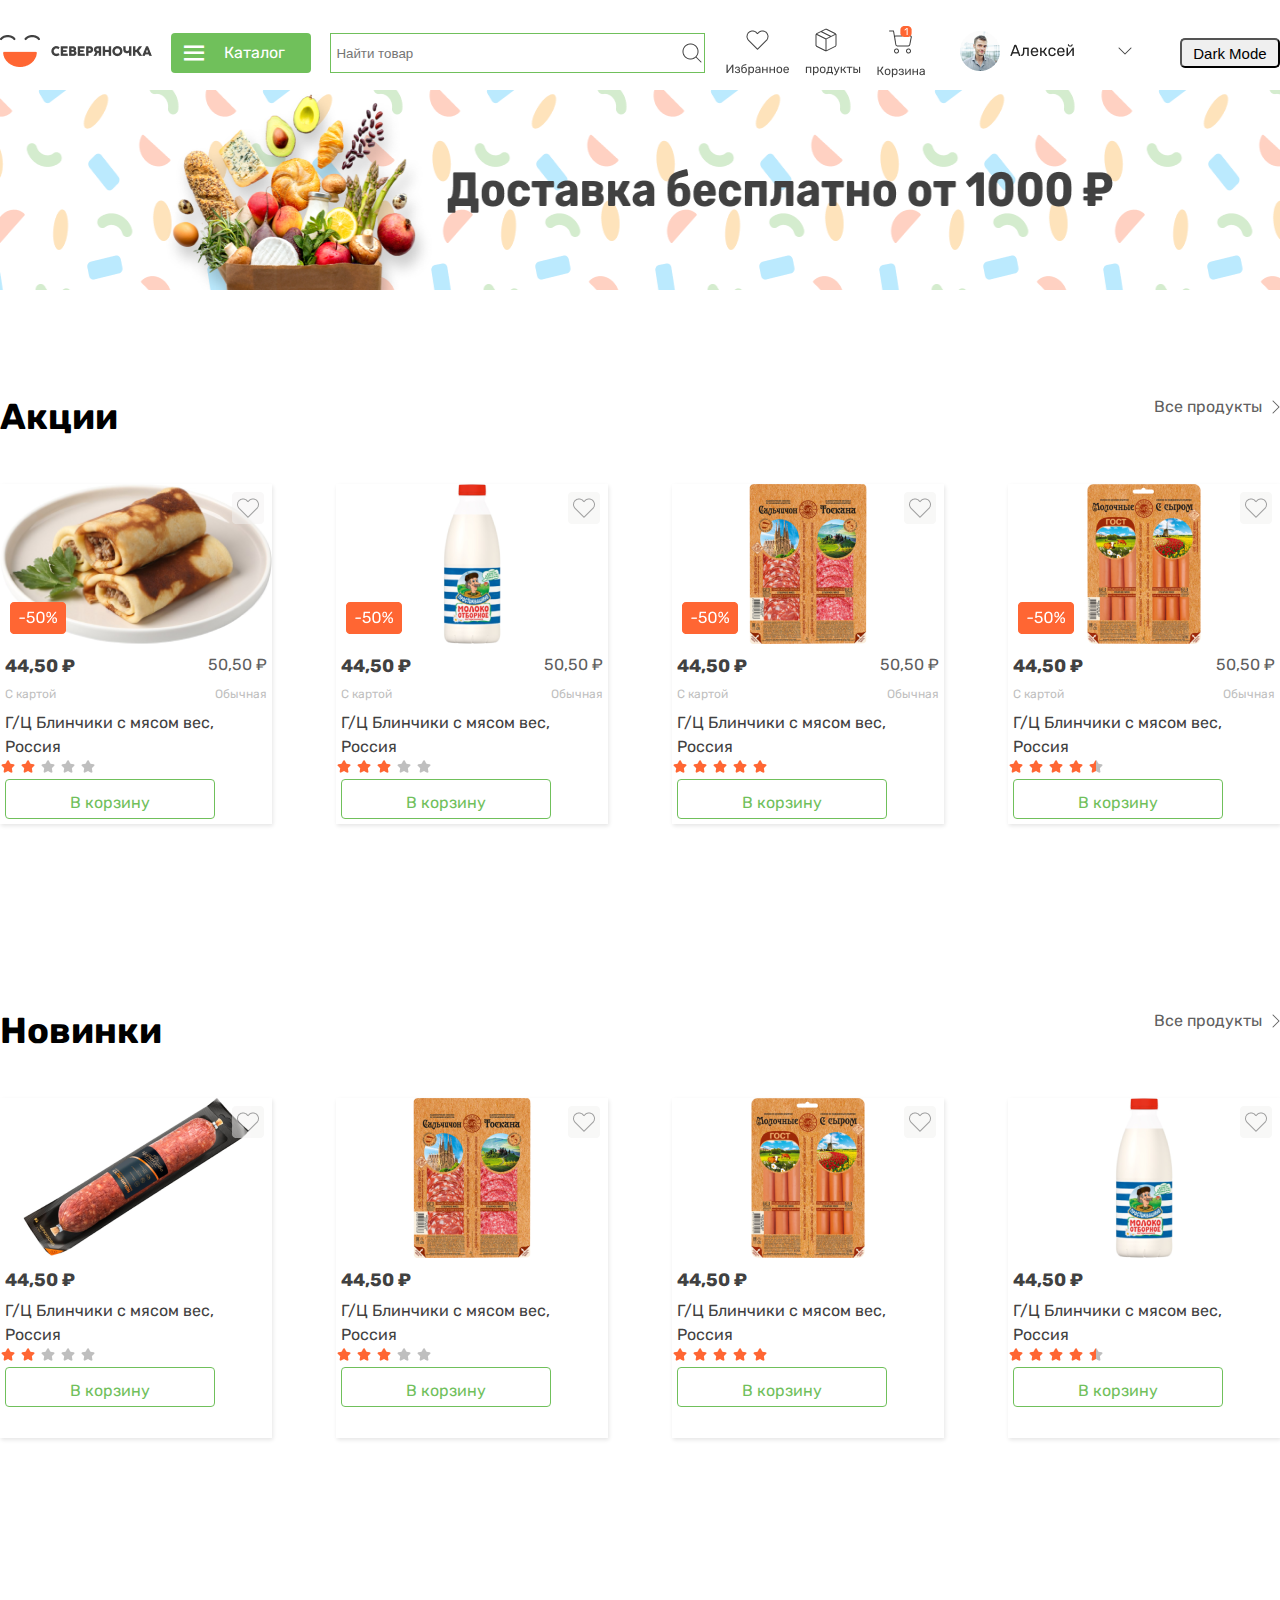
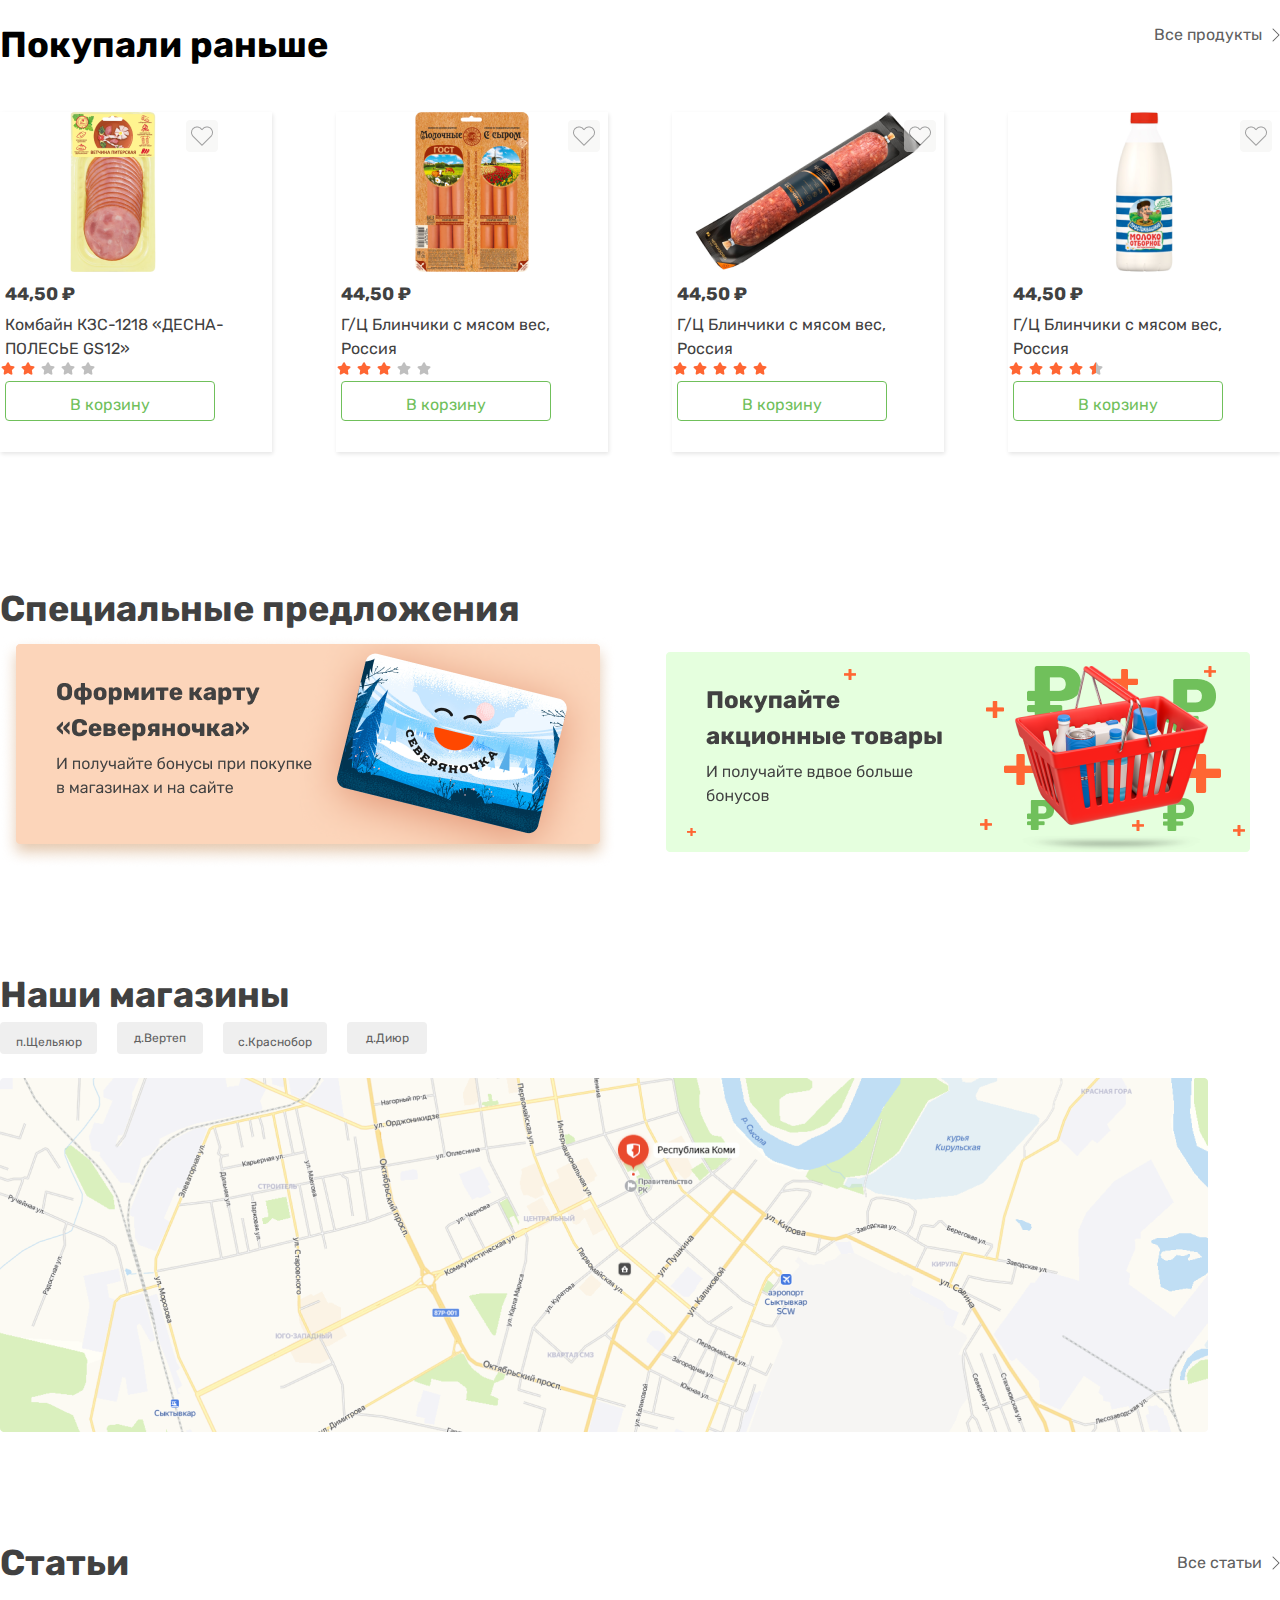
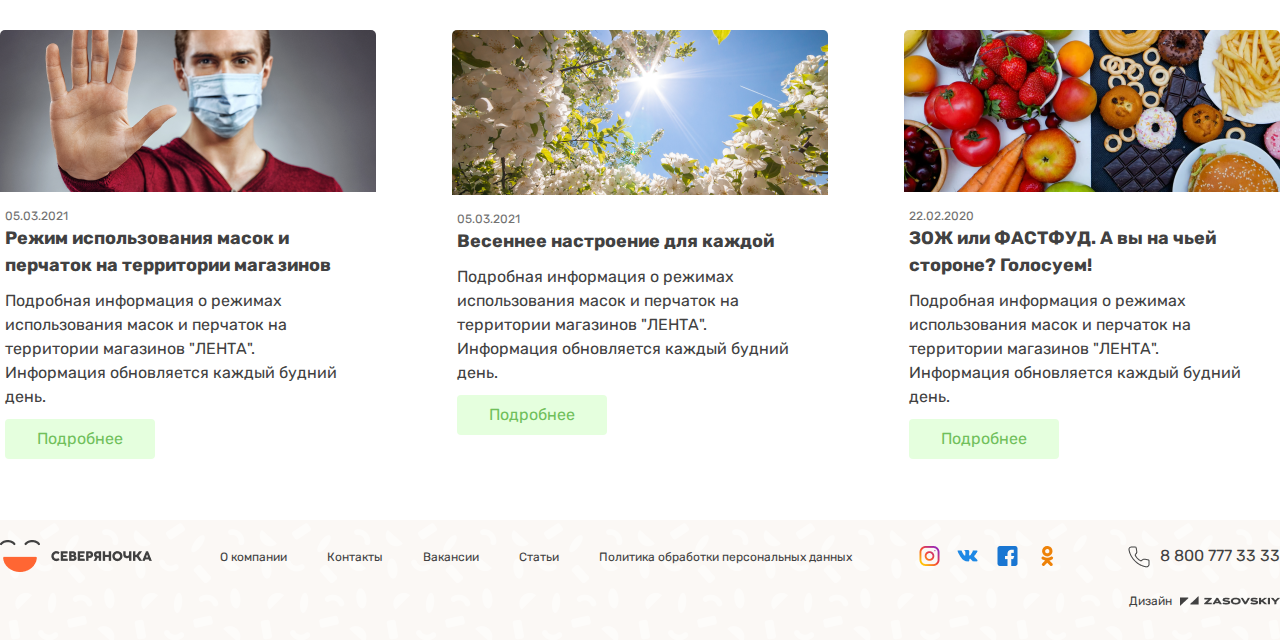
<file: index.html>
<!DOCTYPE html>
<html lang="en">

<head>
    <meta charset="UTF-8">
    <meta name="viewport" content="width=device-width, initial-scale=1.0">
    <link rel="preconnect" href="https://fonts.googleapis.com">
    <link rel="preconnect" href="https://fonts.gstatic.com" crossorigin>
    <link
        href="https://fonts.googleapis.com/css2?family=Manrope:wght@200..800&family=Montserrat:ital,wght@0,100..900;1,100..900&family=Poppins:ital,wght@0,100;0,200;0,300;0,400;0,500;0,600;0,700;0,800;0,900;1,100;1,200;1,300;1,400;1,500;1,600;1,700;1,800;1,900&family=Rubik:ital,wght@0,300..900;1,300..900&display=swap"
        rel="stylesheet">
    <link href='https://unpkg.com/boxicons@2.1.4/css/boxicons.min.css' rel='stylesheet'>
    <title>Document</title>
    <link rel="stylesheet" href="./style/style.css">
    <script src="./js/home.js"></script>
</head>

<body>
    <header>
        <div class="head_nav continer">
            <div class="head_logo">
                <img src="./images/logo.png" alt="">
            </div>

            <div class="btn_meny">
                <button onclick="toggleMenu()"><i class='bx bx-menu'></i><span>Каталог</span></button>
                <ul id="menu_list">
                    <li><a href="./katalog.html" target="_blank">Каталог</a></li>
                    <li><a href="#">Акции</a></li>
                    <li><a href="#">Новинки</a></li>
                    <li><a href="#">Покупали раньше</a></li>
                    <li><a href="#">Специальные предложения</a></li>
                    <li><a href="#">Наши магазины</a></li>
                    <li><a href="#">Статьи</a></li>
                </ul>
            </div>

            <div class="inputs">
                <input type="text" placeholder="Найти товар">
                <img src="./images/search.png" alt="">
            </div>

            <div class="icons">
                <img src="./images/MainMenu.png" alt="">
                <img src="./images/MainMenu (1).png" alt="">
                <img src="./images/MainMenu (2).png" alt="">
            </div>

            <div>
                <img src="./images/UserMenu.png" alt="">
            </div>
            <div>
                <button id="toggle-btn" onclick="darkMode()">Dark Mode</button>
            </div>
        </div>
    </header>

    <main>
        <section class="section-1 "></section>
        <section class="section-2">
            <div class="continer">
                <div class="aksiya_div">
                    <h2>Акции</h2>
                    <div>
                        <a href="./vsce_product.html" target="_blank">Все продукты <img src="./images/Shape (Stroke).png" alt=""></a>
                    </div>
                </div>
                <div class="products_parents">
                    <div class="aksiya_product">
                        <img src="./images/img.png" alt="">
                        <div class="produc_price">
                            <h4>44,50
                                ₽</h4>
                            <h6>50,50
                                ₽</h6>
                        </div>
                        <div class="product_pay">
                            <h5>С картой</h5>
                            <h5>Обычная</h5>
                        </div>
                        <p>Г/Ц Блинчики с мясом вес, Россия</p>
                        <img src="./images/rating.png" alt="">
                        <div class="product_btn">
                            <button>В корзину</button>
                        </div>
                    </div>
                    <div class="aksiya_product">
                        <img src="./images/img (1).png" alt="">
                        <div class="produc_price">
                            <h4>44,50
                                ₽</h4>
                            <h6>50,50
                                ₽</h6>
                        </div>
                        <div class="product_pay">
                            <h5>С картой</h5>
                            <h5>Обычная</h5>
                        </div>
                        <p>Г/Ц Блинчики с мясом вес, Россия</p>
                        <img src="./images/rating (1).png" alt="">
                        <div class="product_btn">
                            <button>В корзину</button>
                        </div>
                    </div>
                    <div class="aksiya_product">
                        <img src="./images/img (2).png" alt="">
                        <div class="produc_price">
                            <h4>44,50
                                ₽</h4>
                            <h6>50,50
                                ₽</h6>
                        </div>
                        <div class="product_pay">
                            <h5>С картой</h5>
                            <h5>Обычная</h5>
                        </div>
                        <p>Г/Ц Блинчики с мясом вес, Россия</p>
                        <img src="./images/rating (2).png" alt="">
                        <div class="product_btn">
                            <button>В корзину</button>
                        </div>
                    </div>
                    <div class="aksiya_product">
                        <img src="./images/img (3).png" alt="">
                        <div class="produc_price">
                            <h4>44,50
                                ₽</h4>
                            <h6>50,50
                                ₽</h6>
                        </div>
                        <div class="product_pay">
                            <h5>С картой</h5>
                            <h5>Обычная</h5>
                        </div>
                        <p>Г/Ц Блинчики с мясом вес, Россия</p>
                        <img src="./images/rating (3).png" alt="">
                        <div class="product_btn">
                            <button>В корзину</button>
                        </div>
                    </div>
                </div>

            </div>
        </section>
        <section class="section-2">
            <div class="continer">
                <div class="aksiya_div">
                    <h2>Новинки</h2>
                    <div>
                        <a href="./vsce_product.html" target="_blank">Все продукты <img src="./images/Shape (Stroke).png" alt=""></a>
                    </div>
                </div>
                <div class="products_parents">
                    <div class="aksiya_product">
                        <img src="./images/img (4).png" alt="">
                        <div class="produc_price">
                            <h4>44,50
                                ₽</h4>
                        </div>
                        <p>Г/Ц Блинчики с мясом вес, Россия</p>
                        <img src="./images/rating.png" alt="">
                        <div class="product_btn">
                            <button>В корзину</button>
                        </div>
                    </div>
                    <div class="aksiya_product">
                        <img src="./images/img (6).png" alt="">
                        <div class="produc_price">
                            <h4>44,50
                                ₽</h4>
                        </div>
                        <p>Г/Ц Блинчики с мясом вес, Россия</p>
                        <img src="./images/rating (1).png" alt="">
                        <div class="product_btn">
                            <button>В корзину</button>
                        </div>
                    </div>
                    <div class="aksiya_product">
                        <img src="./images/img (7).png" alt="">
                        <div class="produc_price">
                            <h4>44,50
                                ₽</h4>
                        </div>
                        <p>Г/Ц Блинчики с мясом вес, Россия</p>
                        <img src="./images/rating (2).png" alt="">
                        <div class="product_btn">
                            <button>В корзину</button>
                        </div>
                    </div>
                    <div class="aksiya_product">
                        <img src="./images/img (8).png" alt="">
                        <div class="produc_price">
                            <h4>44,50
                                ₽</h4>
                        </div>
                        <p>Г/Ц Блинчики с мясом вес, Россия</p>
                        <img src="./images/rating (3).png" alt="">
                        <div class="product_btn">
                            <button>В корзину</button>
                        </div>
                    </div>
                </div>

            </div>
        </section>
        <section class="section-2">
            <div class="continer">
                <div class="aksiya_div">
                    <h2>Покупали раньше</h2>
                    <div>
                        <a href="./vsce_product.html" target="_blank">Все продукты <img src="./images/Shape (Stroke).png" alt=""></a>
                    </div>
                </div>
                <div class="products_parents">
                    <div class="aksiya_product">
                        <img src="./images/img (9).png" alt="">
                        <div class="produc_price">
                            <h4>44,50
                                ₽</h4>
                        </div>
                        <p>Комбайн КЗС-1218 «ДЕСНА-ПОЛЕСЬЕ GS12»</p>
                        <img src="./images/rating.png" alt="">
                        <div class="product_btn">
                            <button>В корзину</button>
                        </div>
                    </div>
                    <div class="aksiya_product">
                        <img src="./images/img (7).png" alt="">
                        <div class="produc_price">
                            <h4>44,50
                                ₽</h4>
                        </div>
                        <p>Г/Ц Блинчики с мясом вес, Россия</p>
                        <img src="./images/rating (1).png" alt="">
                        <div class="product_btn">
                            <button>В корзину</button>
                        </div>
                    </div>
                    <div class="aksiya_product">
                        <img src="./images/img (4).png" alt="">
                        <div class="produc_price">
                            <h4>44,50
                                ₽</h4>
                        </div>
                        <p>Г/Ц Блинчики с мясом вес, Россия</p>
                        <img src="./images/rating (2).png" alt="">
                        <div class="product_btn">
                            <button>В корзину</button>
                        </div>
                    </div>
                    <div class="aksiya_product">
                        <img src="./images/img (8).png" alt="">
                        <div class="produc_price">
                            <h4>44,50
                                ₽</h4>
                        </div>
                        <p>Г/Ц Блинчики с мясом вес, Россия</p>
                        <img src="./images/rating (3).png" alt="">
                        <div class="product_btn">
                            <button>В корзину</button>
                        </div>
                    </div>
                </div>

            </div>
        </section>
        <section class="section-5">
            <div class="continer">
                <h1>Специальные предложения</h1>
                <div class="twist_imgs">
                    <img src="./images/banner-hover.png" alt="">
                    <img src="./images/banner.png" alt="">
                </div>
            </div>
        </section>
        <section class="section-6">
            <div class="continer">
                <h1>Наши магазины</h1>
                <div class="maps_locatsion">
                    <button>п.Щельяюр</button>
                    <button>д.Вертеп</button>
                    <button>с.Краснобор</button>
                    <button>д.Диюр</button>
                </div>
                <img src="./images/image 12.png" alt="">
            </div>
        </section>
        <section class="section-7">
            <div class="continer">
                <div class="articles">
                    <h2>Статьи</h2>
                    <span>Все статьи <img src="./images/Shape (Stroke).png" alt=""></span>
                </div>
                <div class="articles_cards_parents">
                    <div class="articles_cards">
                        <img src="./images/image 5.png" alt="">
                        <span>05.03.2021</span>
                        <h4>Режим использования масок и перчаток на территории магазинов</h4>
                        <p>Подробная информация о режимах использования масок и перчаток на территории магазинов
                            "ЛЕНТА". Информация обновляется каждый будний день.</p>
                        <button>Подробнее</button>
                    </div>
                    <div class="articles_cards">
                        <img src="./images/image 5 (1).png" alt="">
                        <span>05.03.2021</span>
                        <h4>Весеннее настроение для каждой</h4>
                        <p>Подробная информация о режимах использования масок и перчаток на территории магазинов
                            "ЛЕНТА". Информация обновляется каждый будний день.</p>
                        <button>Подробнее</button>
                    </div>
                    <div class="articles_cards">
                        <img src="./images/image 5 (2).png" alt="">
                        <span>22.02.2020</span>
                        <h4>ЗОЖ или ФАСТФУД. А вы на чьей стороне? Голосуем!</h4>
                        <p>Подробная информация о режимах использования масок и перчаток на территории магазинов
                            "ЛЕНТА". Информация обновляется каждый будний день.</p>
                        <button>Подробнее</button>
                    </div>
                </div>

            </div>

        </section>
    </main>
    <footer>
        <div class="footer_div continer">
            <img src="./images/logo.png" alt="">
            <ul>
                <li><a href="">О компании</a></li>
                <li><a href="">Контакты</a></li>
                <li><a href="">Вакансии</a></li>
                <li><a href="">Статьи</a></li>
                <li><a href="">Политика обработки персональных данных</a></li>
            </ul>
            <div class="footer_socials">
                <img src="./images/Group 469.png" alt="">
                <img src="./images/vkontakte.png" alt="">
                <img src="./images/facebook.png" alt="">
                <img src="./images/ok.png" alt="">
            </div>
            <span><img src="./images/phone.png" alt="">8 800 777 33 33</span>
        </div>
        <div class="footer_div_bottom continer">
            <span>Дизайн <img src="./images/logo-zasovskiy-small-black.png" alt=""></span>

        </div>
    </footer>

</body>

</html>

</body>

</html>
</file>
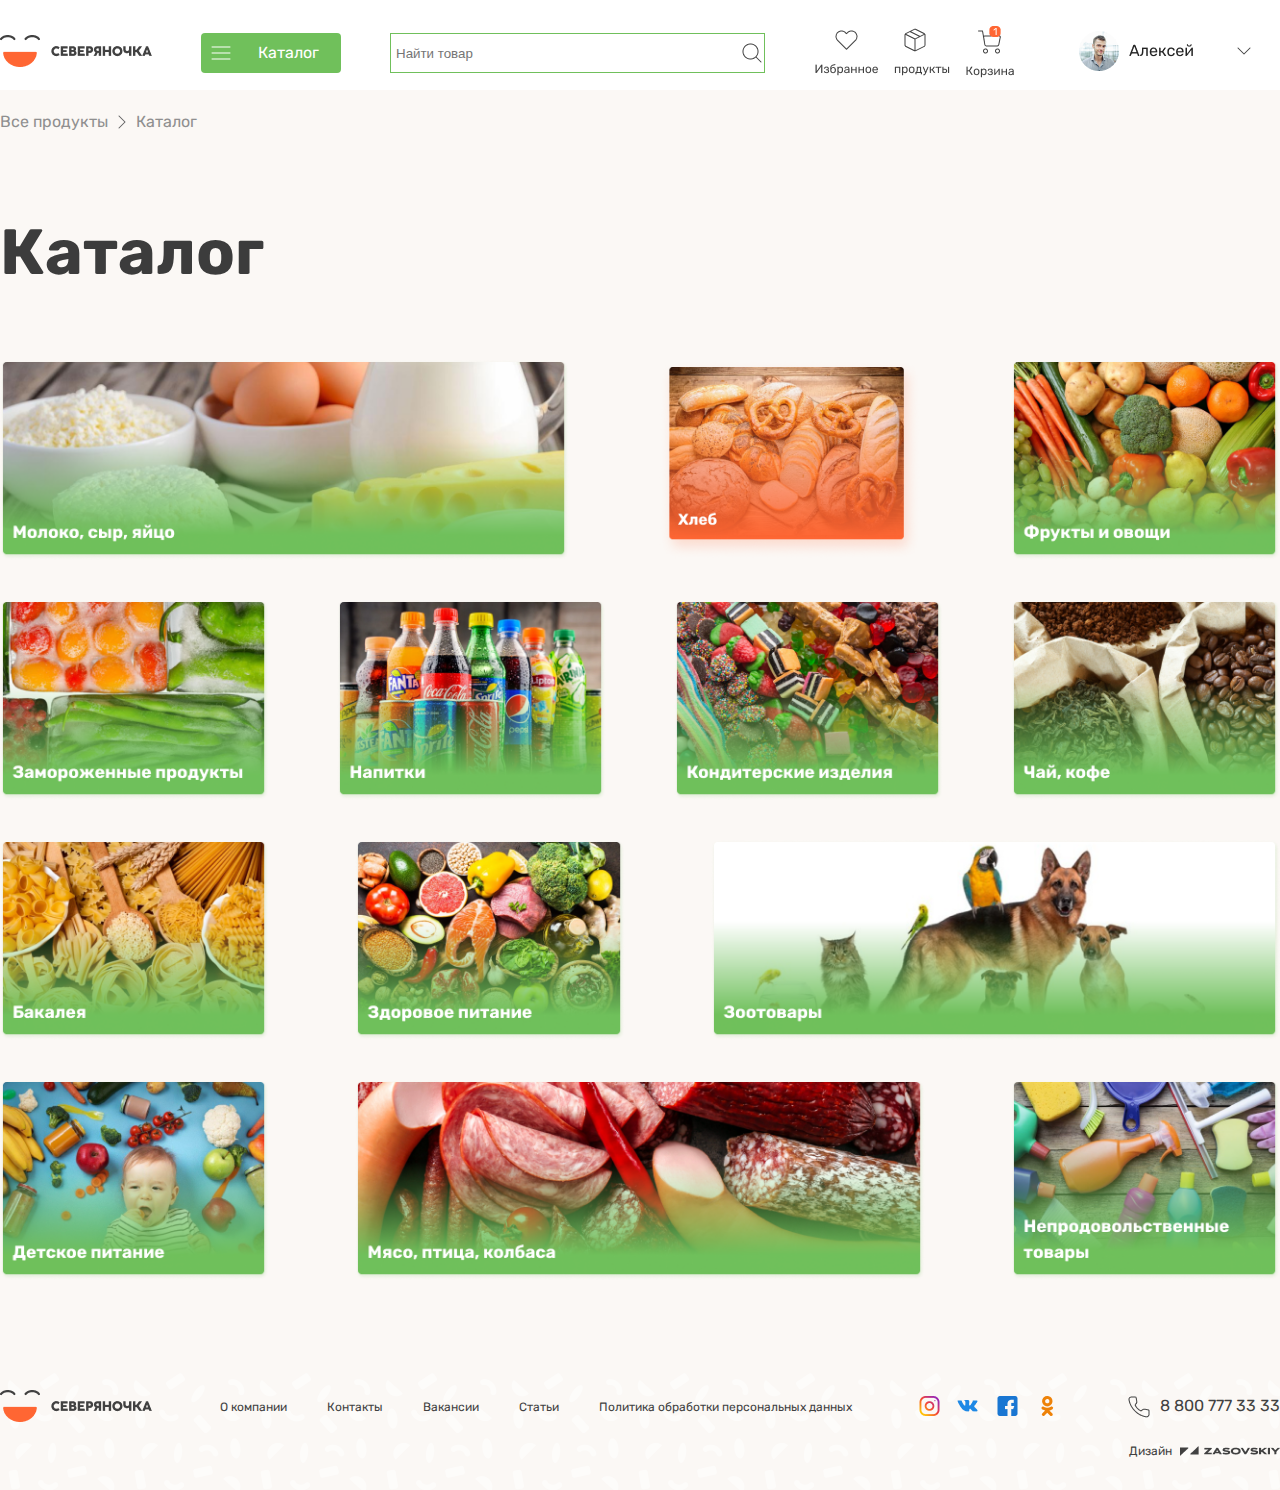
<file: katalog.html>
<!DOCTYPE html>
<html lang="en">
<head>
    <meta charset="UTF-8">
    <meta name="viewport" content="width=device-width, initial-scale=1.0">
    <link rel="preconnect" href="https://fonts.googleapis.com">
    <link rel="preconnect" href="https://fonts.gstatic.com" crossorigin>
    <link
        href="https://fonts.googleapis.com/css2?family=Manrope:wght@200..800&family=Montserrat:ital,wght@0,100..900;1,100..900&family=Poppins:ital,wght@0,100;0,200;0,300;0,400;0,500;0,600;0,700;0,800;0,900;1,100;1,200;1,300;1,400;1,500;1,600;1,700;1,800;1,900&family=Rubik:ital,wght@0,300..900;1,300..900&display=swap"
        rel="stylesheet">
    <title>Document</title>
    <link rel="stylesheet" href="./style/katalog.css">

</head>
<body>
    <!-- <header>
        <div class="head_nav continer">
            <div class="head_logo">
                <img src="./images/logo.png" alt="">
            </div>

            <span><img src="./images/menu.png" alt="">Каталог</span>
            <div class="inputs">
                <input type="text" placeholder="Найти товар"><img src="./images/search.png" alt="">
            </div>
            <div class="icons">
                <img src="./images/MainMenu.png" alt="">
                <img src="./images/MainMenu (1).png" alt="">
                <img src="./images/MainMenu (2).png" alt="">
            </div>
            <div>
                <img src="./images/UserMenu.png" alt="">
            </div>
        </div>
    </header> -->


    <header>
        <div class="head_nav continer">
            <div class="head_logo">
                <img src="./images/logo.png" alt="">
            </div>
    
            <div class="catalog">
                <span class="catalog-btn">
                    <img src="./images/menu.png" alt="">
                    Каталог
                </span>
                <ul class="dropdown-menu">
                    <li><a href="#">Молоко, сыр, яйцо</a></li>
                    <li><a href="#">Хлеб</a></li>
                    <li><a href="#">Фрукты и овощи</a></li>
                    <li><a href="#">Замороженные продукты</a></li>
                    <li><a href="#">Кондитерские изделия</a></li>
                    <li><a href="#">Чай, кофе</a></li>
                    <li><a href="#">Бакалея</a></li>
                    <li><a href="#">Здоровое питание</a></li>
                    <li><a href="#">Зоотовары</a></li>
                    <li><a href="#">Непродовольственные товары</a></li>
                    <li><a href="#">Детское питание</a></li>
                    <li><a href="#">Мясо, птица, колбаса</a></li>
                </ul>
            </div>
    
            <div class="inputs">
                <input type="text" placeholder="Найти товар">
                <img src="./images/search.png" alt="">
            </div>
    
            <div class="icons">
                <img src="./images/MainMenu.png" alt="">
                <img src="./images/MainMenu (1).png" alt="">
                <img src="./images/MainMenu (2).png" alt="">
            </div>
    
            <div>
                <img src="./images/UserMenu.png" alt="">
            </div>
        </div>
    </header>
    
    <main>
        <section class="section-1">
            <div class="continer">
                <span> <span>Все продукты <img src="./images/Shape (Stroke).png" alt=""></span>Каталог</span>
            </div>
        </section>
        <section class="section-2">
            <div class="katalog_menu continer">
                <h1>Каталог</h1>
                <div class="katalog_menu_imgs">
                    <img src="./images/Frame 21.png" alt="">
                    <img src="./images/Frame 33.png" alt="">
                    <img src="./images/Frame 34.png" alt="">
                </div>
                <div class="katalog_menu_imgs">
                    <img src="./images/Frame 21 (1).png" alt="">
                    <img src="./images/Frame 32.png" alt="">
                    <img src="./images/Frame 33 (1).png" alt="">
                    <img src="./images/Frame 34 (1).png" alt="">
                </div>
                <div class="katalog_menu_imgs">
                    <img src="./images/Frame 33 (2).png" alt="">
                    <img src="./images/Frame 34 (2).png" alt="">
                    <img src="./images/Frame 21 (2).png" alt="">
                </div>
                <div class="katalog_menu_imgs">
                    <img src="./images/Frame 21 (3).png" alt="">
                    <img src="./images/Frame 32 (1).png" alt="">
                    <img src="./images/Frame 33 (3).png" alt="">
                </div>
            </div>
        </section>
    </main>
    <footer>
        <div class="footer_div continer">
            <img src="./images/logo.png" alt="">
            <ul>
                <li><a href="">О компании</a></li>
                <li><a href="">Контакты</a></li>
                <li><a href="">Вакансии</a></li>
                <li><a href="">Статьи</a></li>
                <li><a href="">Политика обработки персональных данных</a></li>
            </ul>
            <div class="footer_socials">
                <img src="./images/Group 469.png" alt="">
                <img src="./images/vkontakte.png" alt="">
                <img src="./images/facebook.png" alt="">
                <img src="./images/ok.png" alt="">
            </div>
            <span><img src="./images/phone.png" alt="">8 800 777 33 33</span>
        </div>
        <div class="footer_div_bottom continer">
            <span>Дизайн <img src="./images/logo-zasovskiy-small-black.png" alt=""></span>

        </div>
    </footer>


</body>
</html>
</file>
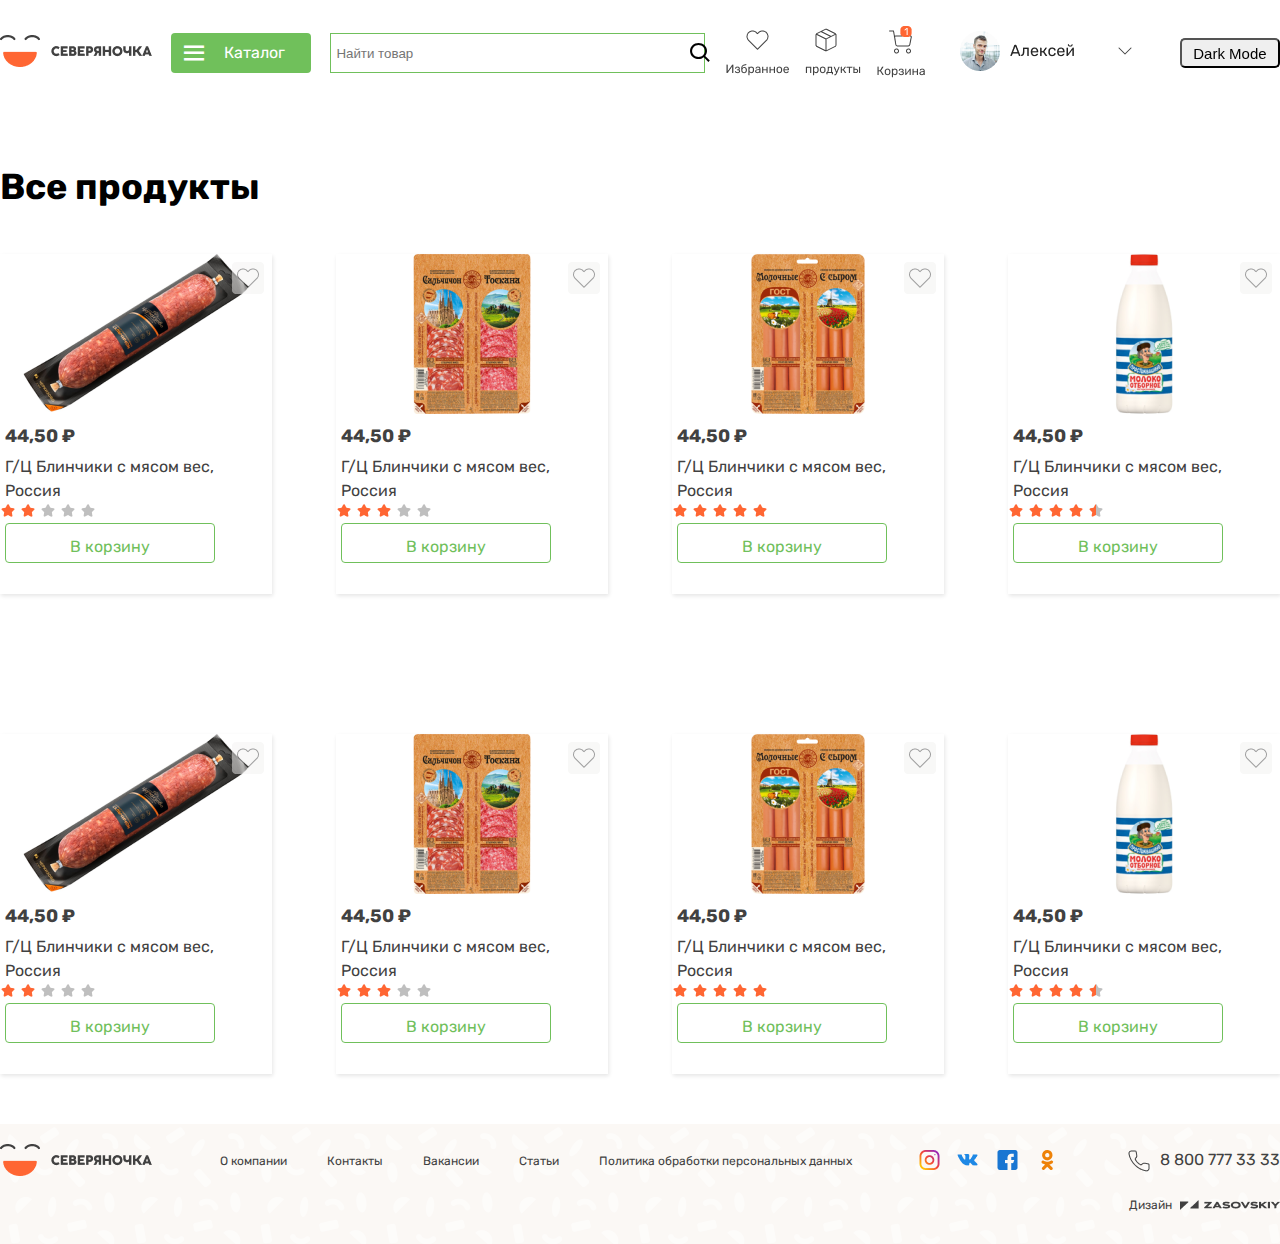
<file: vsce_product.html>
<!DOCTYPE html>
<html lang="en">
<head>
    <meta charset="UTF-8">
    <meta name="viewport" content="width=device-width, initial-scale=1.0">
    <link
    href="https://fonts.googleapis.com/css2?family=Manrope:wght@200..800&family=Montserrat:ital,wght@0,100..900;1,100..900&family=Poppins:ital,wght@0,100;0,200;0,300;0,400;0,500;0,600;0,700;0,800;0,900;1,100;1,200;1,300;1,400;1,500;1,600;1,700;1,800;1,900&family=Rubik:ital,wght@0,300..900;1,300..900&display=swap"
    rel="stylesheet">
<link href='https://unpkg.com/boxicons@2.1.4/css/boxicons.min.css' rel='stylesheet'>
    <title>Document</title>
    <link rel="stylesheet" href="./style/vce_product.css">
    <script src="./js/home.js"></script>
</head>

<body>
    <header>
        <div class="head_nav continer">
            <div class="head_logo">
                <img src="./images/logo.png" alt="">
            </div>

            <div class="btn_meny">
                <button onclick="toggleMenu()"><i class='bx bx-menu'></i><span>Каталог</span></button>
                <ul id="menu_list">
                    <li><a href="./katalog.html">Каталог</a></li>
                   
                    <li><a href="#">Акции</a></li>
                    <li><a href="#">Новинки</a></li>
                    <li><a href="#">Покупали раньше</a></li>
                    <li><a href="#">Специальные предложения</a></li>
                    <li><a href="#">Наши магазины</a></li>
                    <li><a href="#">Статьи</a></li>
                </ul>
            </div>

            <div class="inputs">
                <span><input type="text" placeholder="Найти товар"><i class='bx bx-search'></i></span>
            </div>
          
            <div class="icons">
                <img src="./images/MainMenu.png" alt="">
                <img src="./images/MainMenu (1).png" alt="">
                <img src="./images/MainMenu (2).png" alt="">
            </div>

            <div>
                <img src="./images/UserMenu.png" alt="">
            </div>
            <div>
                <button id="toggle-btn" onclick="darkMode()">Dark Mode</button>
            </div>
        </div>
    </header>
    <section class="section-2">
        <div class="continer">
            <div class="aksiya_div">
                <h2>Все продукты</h2>
            </div>
            <div class="products_parents">
                <div class="aksiya_product">
                    <img src="./images/img (4).png" alt="">
                    <div class="produc_price">
                        <h4>44,50
                            ₽</h4>
                    </div>
                    <p>Г/Ц Блинчики с мясом вес, Россия</p>
                    <img src="./images/rating.png" alt="">
                    <div class="product_btn">
                        <button>В корзину</button>
                    </div>
                </div>
                <div class="aksiya_product">
                    <img src="./images/img (6).png" alt="">
                    <div class="produc_price">
                        <h4>44,50
                            ₽</h4>
                    </div>
                    <p>Г/Ц Блинчики с мясом вес, Россия</p>
                    <img src="./images/rating (1).png" alt="">
                    <div class="product_btn">
                        <button>В корзину</button>
                    </div>
                </div>
                <div class="aksiya_product">
                    <img src="./images/img (7).png" alt="">
                    <div class="produc_price">
                        <h4>44,50
                            ₽</h4>
                    </div>
                    <p>Г/Ц Блинчики с мясом вес, Россия</p>
                    <img src="./images/rating (2).png" alt="">
                    <div class="product_btn">
                        <button>В корзину</button>
                    </div>
                </div>
                <div class="aksiya_product">
                    <img src="./images/img (8).png" alt="">
                    <div class="produc_price">
                        <h4>44,50
                            ₽</h4>
                    </div>
                    <p>Г/Ц Блинчики с мясом вес, Россия</p>
                    <img src="./images/rating (3).png" alt="">
                    <div class="product_btn">
                        <button>В корзину</button>
                    </div>
                </div>
                
            </div>
        </div>
    </section>
    <section class="section-2">
        <div class="continer">
            <div class="aksiya_div">
             
            </div>
            <div class="products_parents">
                <div class="aksiya_product">
                    <img src="./images/img (4).png" alt="">
                    <div class="produc_price">
                        <h4>44,50
                            ₽</h4>
                    </div>
                    <p>Г/Ц Блинчики с мясом вес, Россия</p>
                    <img src="./images/rating.png" alt="">
                    <div class="product_btn">
                        <button>В корзину</button>
                    </div>
                </div>
                <div class="aksiya_product">
                    <img src="./images/img (6).png" alt="">
                    <div class="produc_price">
                        <h4>44,50
                            ₽</h4>
                    </div>
                    <p>Г/Ц Блинчики с мясом вес, Россия</p>
                    <img src="./images/rating (1).png" alt="">
                    <div class="product_btn">
                        <button>В корзину</button>
                    </div>
                </div>
                <div class="aksiya_product">
                    <img src="./images/img (7).png" alt="">
                    <div class="produc_price">
                        <h4>44,50
                            ₽</h4>
                    </div>
                    <p>Г/Ц Блинчики с мясом вес, Россия</p>
                    <img src="./images/rating (2).png" alt="">
                    <div class="product_btn">
                        <button>В корзину</button>
                    </div>
                </div>
                <div class="aksiya_product">
                    <img src="./images/img (8).png" alt="">
                    <div class="produc_price">
                        <h4>44,50
                            ₽</h4>
                    </div>
                    <p>Г/Ц Блинчики с мясом вес, Россия</p>
                    <img src="./images/rating (3).png" alt="">
                    <div class="product_btn">
                        <button>В корзину</button>
                    </div>
                </div>
                
            </div>
        </div>
    </section>
    <footer>
        <div class="footer_div continer">
            <img src="./images/logo.png" alt="">
            <ul>
                <li><a href="">О компании</a></li>
                <li><a href="">Контакты</a></li>
                <li><a href="">Вакансии</a></li>
                <li><a href="">Статьи</a></li>
                <li><a href="">Политика обработки персональных данных</a></li>
            </ul>
            <div class="footer_socials">
                <img src="./images/Group 469.png" alt="">
                <img src="./images/vkontakte.png" alt="">
                <img src="./images/facebook.png" alt="">
                <img src="./images/ok.png" alt="">
            </div>
            <span><img src="./images/phone.png" alt="">8 800 777 33 33</span>
        </div>
        <div class="footer_div_bottom continer">
            <span>Дизайн <img src="./images/logo-zasovskiy-small-black.png" alt=""></span>

        </div>
    </footer>
</body>
</html>
</file>
<file: style/style.css>
* {
  padding: 0;
  margin: 0;
  box-sizing: border-box;
  outline: none;
}

.continer {
  margin: auto;
  width: 1280px;
}

body {
  background-color: white;
  color: black;
  transition: all 1s linear;
}

body.darkMode {
  background-color: black;
  color: white;
  transition: all 1s linear;
}

header {
  width: 100%;
  height: 90px;
  position: sticky;
  top: 0;
  background-color: #ffffff;
  padding: 15px 0px;
}
header .head_nav {
  display: flex;
  align-items: center;
  justify-content: space-between;
  position: sticky;
  top: 0;
}
header .head_nav .inputs {
  display: flex;
  align-items: center;
  border: 1px solid rgb(112, 192, 91);
  width: 375px;
  height: 40px;
  justify-content: space-between;
}
header .head_nav .inputs input {
  border: none;
  padding: 5px;
}
header .head_nav .icons {
  display: flex;
  align-items: center;
  justify-content: space-between;
  gap: 15px;
}
header .head_nav .btn_meny {
  position: relative;
}
header .head_nav .btn_meny button {
  display: flex;
  align-items: center;
  background-color: rgb(112, 192, 91);
  width: 140px;
  height: 40px;
  padding: 8px 8px;
  gap: 15px;
  border-radius: 4px;
  font-family: Rubik;
  font-size: 16px;
  font-weight: 400;
  line-height: 24px;
  text-align: center;
  color: rgb(255, 255, 255);
  cursor: pointer;
  border: none;
}
header .head_nav .btn_meny button i {
  font-size: 30px;
  color: white;
}
header .head_nav .btn_meny ul {
  list-style-type: none;
  margin: 0;
  padding: 0;
  display: none;
  position: absolute;
  background-color: #fff;
  border: 1px solid #ccc;
  width: 200px;
}
header .head_nav .btn_meny ul li {
  padding: 10px;
}
header .head_nav .btn_meny ul li a {
  text-decoration: none;
  color: #333;
}
header .head_nav .btn_meny ul li a:hover {
  color: #ef2222;
}
header .head_nav #toggle-btn {
  width: 100px;
  height: 30px;
  font-size: 15px;
  cursor: pointer;
  border-radius: 5px;
}

.section-1 {
  width: 100%;
  background-image: url(/images/Sliders.png);
  background-repeat: no-repeat;
  background-size: 100% 100%;
  width: 100%;
  height: 200px;
}

.section-2 {
  width: 100%;
  height: 100%;
  padding: 80px 0px;
}
.section-2 .aksiya_div {
  display: flex;
  align-items: center;
  justify-content: space-between;
  padding-bottom: 40px;
}
.section-2 .aksiya_div h2 {
  font-family: Rubik;
  font-size: 36px;
  font-weight: 700;
  line-height: 54px;
  text-align: left;
  margin-top: 20px;
}
.section-2 .aksiya_div a {
  font-family: Rubik;
  font-size: 16px;
  font-weight: 400;
  line-height: 24px;
  text-align: center;
  display: flex;
  align-items: center;
  gap: 10px;
  color: rgb(96, 96, 96);
  text-decoration: none;
}
.section-2 .products_parents {
  display: flex;
  justify-content: space-between;
}
.section-2 .aksiya_product {
  width: 272px;
  height: 340px;
  box-shadow: 1px 2px 4px 0px rgba(0, 0, 0, 0.1);
  background: rgb(255, 255, 255);
}
.section-2 .aksiya_product .produc_price {
  display: flex;
  justify-content: space-between;
  padding: 5px;
}
.section-2 .aksiya_product .produc_price h4 {
  font-family: Rubik;
  font-size: 18px;
  font-weight: 700;
  line-height: 27px;
  text-align: left;
  color: rgb(65, 65, 65);
}
.section-2 .aksiya_product .produc_price h6 {
  font-family: Rubik;
  font-size: 16px;
  font-weight: 400;
  line-height: 24px;
  text-align: left;
  color: rgb(96, 96, 96);
}
.section-2 .aksiya_product .product_pay {
  display: flex;
  justify-content: space-between;
  padding: 0px 5px;
  padding-bottom: 8px;
}
.section-2 .aksiya_product .product_pay h5 {
  font-family: Rubik;
  font-size: 12px;
  font-weight: 400;
  line-height: 18px;
  text-align: left;
  color: rgb(191, 191, 191);
}
.section-2 .aksiya_product p {
  width: 250px;
  font-family: Rubik;
  font-size: 16px;
  font-weight: 400;
  line-height: 24px;
  text-align: left;
  padding-left: 5px;
  color: rgb(65, 65, 65);
}
.section-2 .aksiya_product .product_btn {
  display: flex;
  align-items: center;
  margin-left: 5px;
}
.section-2 .aksiya_product button {
  width: 210px;
  height: 40px;
  padding: 8px 0px 0px 0px;
  border-radius: 4px;
  background-color: transparent;
  border: 1px solid rgb(112, 192, 91);
  font-family: Rubik;
  font-size: 16px;
  font-weight: 400;
  line-height: 24px;
  text-align: center;
  color: rgb(112, 192, 91);
  cursor: pointer;
}
.section-2 .aksiya_product button:hover {
  background-color: rgb(255, 102, 51);
  color: rgb(255, 255, 255);
  transition: all 0.3s linear;
}

.section-5 {
  width: 100%;
  height: 100%;
  padding: 50px 0px;
}
.section-5 h1 {
  font-family: Rubik, sans-serif;
  font-size: 36px;
  font-weight: 700;
  line-height: 54px;
  text-align: left;
  color: rgb(65, 65, 65);
}
.section-5 .twist_imgs {
  display: flex;
  align-items: center;
  gap: 50px;
}

.section-6 {
  width: 100%;
  height: 100%;
  padding: 50px 0px;
}
.section-6 h1 {
  font-family: Rubik, sans-serif;
  font-size: 36px;
  font-weight: 700;
  line-height: 54px;
  text-align: left;
  color: rgb(65, 65, 65);
}
.section-6 .maps_locatsion {
  display: flex;
  gap: 20px;
  padding-bottom: 24px;
}
.section-6 .maps_locatsion button {
  border: none;
  cursor: pointer;
  font-family: Rubik;
  font-size: 12px;
  font-weight: 400;
  line-height: 18px;
  text-align: center;
  color: rgb(96, 96, 96);
  padding: 5px;
}
.section-6 .maps_locatsion button:hover {
  background-color: rgb(112, 192, 91);
  color: rgb(255, 255, 255);
  transition: all 0.3s linear;
}
.section-6 .maps_locatsion button:first-child {
  width: 97px;
  height: 32px;
  padding: 8px 0px 0px 0px;
  border-radius: 4px;
  border: none;
}
.section-6 .maps_locatsion button:nth-child(2) {
  width: 86px;
  height: 32px;
  border-radius: 4px;
}
.section-6 .maps_locatsion button:nth-child(3) {
  width: 104px;
  height: 32px;
  padding: 8px 0px 0px 0px;
  border-radius: 4px;
}
.section-6 .maps_locatsion button:nth-child(4) {
  width: 80px;
  height: 32px;
  border-radius: 4px;
}

.section-7 {
  width: 100%;
  height: 100%;
  padding: 50px 0px;
}
.section-7 .articles {
  display: flex;
  align-items: center;
  justify-content: space-between;
}
.section-7 .articles h2 {
  font-family: Rubik;
  font-size: 36px;
  font-weight: 700;
  line-height: 54px;
  text-align: left;
  color: rgb(65, 65, 65);
}
.section-7 .articles span {
  display: flex;
  align-items: center;
  gap: 10px;
  font-family: Rubik;
  font-size: 16px;
  font-weight: 400;
  line-height: 24px;
  text-align: center;
  color: rgb(96, 96, 96);
  cursor: pointer;
}
.section-7 .articles_cards_parents {
  display: flex;
  justify-content: space-between;
  padding-top: 40px;
}
.section-7 .articles_cards:hover {
  box-shadow: 6px 6px 22px 7px rgba(255, 173, 57, 0.6862745098);
  cursor: pointer;
  transition: all 0.3s linear;
}
.section-7 .articles_cards {
  width: 376px;
  height: 440px;
  border-radius: 5px;
  background-color: rgb(255, 255, 255);
}
.section-7 .articles_cards img {
  width: 376px;
  border-radius: 5px 5px 0px 0px;
  margin-bottom: 10px;
}
.section-7 .articles_cards span {
  font-family: Rubik;
  font-size: 12px;
  font-weight: 400;
  line-height: 18px;
  text-align: left;
  color: rgb(114, 114, 114);
  padding-bottom: 10px;
  padding-left: 5px;
}
.section-7 .articles_cards h4 {
  width: 365px;
  font-family: Rubik;
  font-size: 18px;
  font-weight: 700;
  line-height: 27px;
  text-align: left;
  color: rgb(65, 65, 65);
  padding-bottom: 10px;
  padding-left: 5px;
}
.section-7 .articles_cards p {
  width: 356px;
  font-family: Rubik;
  font-size: 16px;
  font-weight: 400;
  line-height: 24px;
  text-align: left;
  padding-bottom: 10px;
  color: rgb(65, 65, 65);
  padding-left: 5px;
}
.section-7 .articles_cards button {
  width: 150px;
  height: 40px;
  padding: 8px 0px 0px 0px;
  border-radius: 4px;
  background: rgb(229, 255, 222);
  border: transparent;
  font-family: Rubik;
  font-size: 16px;
  font-weight: 400;
  line-height: 24px;
  text-align: center;
  color: rgb(112, 192, 91);
  cursor: pointer;
  padding: 8px 0px;
  margin-left: 5px;
}
.section-7 .articles_cards button:hover {
  background: rgb(14, 171, 56);
  color: rgb(255, 255, 255);
  transition: all 0.3s linear;
}

footer {
  width: 100%;
  height: 120px;
  background-color: rgba(249, 245, 241, 0.701);
  background-image: url(/images/bg.png);
}
footer .footer_div {
  display: flex;
  align-items: center;
  justify-content: space-between;
  padding: 20px 0px;
}
footer .footer_div ul {
  list-style: none;
  display: flex;
  gap: 40px;
}
footer .footer_div ul a {
  text-decoration: none;
  font-family: Rubik;
  font-size: 12px;
  font-weight: 400;
  line-height: 18px;
  text-align: left;
  color: rgb(65, 65, 65);
}
footer .footer_div .footer_socials {
  display: flex;
  align-items: center;
  gap: 15px;
  cursor: pointer;
}
footer .footer_div span {
  display: flex;
  align-items: center;
  gap: 8px;
  font-family: Rubik;
  font-size: 16px;
  font-weight: 400;
  line-height: 24px;
  text-align: left;
  color: rgb(65, 65, 65);
}
footer .footer_div_bottom span {
  display: flex;
  align-items: center;
  justify-content: end;
  gap: 8px;
  font-family: Rubik;
  font-size: 12px;
  font-weight: 400;
  line-height: 18px;
  text-align: left;
  color: rgb(65, 65, 65);
}/*# sourceMappingURL=style.css.map */
</file>
<file: style/katalog.css>
* {
  padding: 0;
  margin: 0;
  box-sizing: border-box;
}

.continer {
  margin: auto;
  width: 1280px;
}

header {
  width: 100%;
  height: 90px;
  position: sticky;
  top: 0;
  background-color: #ffffff;
  padding: 15px 0px;
}
header .head_nav {
  display: flex;
  align-items: center;
  justify-content: space-between;
  position: sticky;
  top: 0;
}
header .head_nav .inputs {
  display: flex;
  align-items: center;
  border: 1px solid rgb(112, 192, 91);
  width: 375px;
  height: 40px;
  justify-content: space-between;
}
header .head_nav .inputs input {
  border: none;
  padding: 5px;
}
header .head_nav .icons {
  display: flex;
  align-items: center;
  justify-content: space-between;
  gap: 15px;
}
header .head_nav .catalog {
  position: relative;
  display: flex;
}
header .head_nav .catalog .catalog-btn {
  cursor: pointer;
  display: flex;
  align-items: center;
  display: flex;
  align-items: center;
  border: none;
  width: 140px;
  height: 40px;
  padding: 8px 8px;
  gap: 15px;
  border-radius: 4px;
  background-color: rgb(112, 192, 91);
  font-family: Rubik;
  font-size: 16px;
  font-weight: 400;
  line-height: 24px;
  text-align: center;
  color: rgb(255, 255, 255);
  cursor: pointer;
}
header .head_nav .catalog .catalog-btn img {
  margin-right: 10px;
}
header .head_nav .catalog .dropdown-menu {
  list-style: none;
  padding: 0;
  margin: 0;
  display: none;
  position: absolute;
  top: 100%;
  left: 0;
  background-color: #fff;
  box-shadow: 0 4px 8px rgba(0, 0, 0, 0.1);
  z-index: 10;
  width: 1000px;
}
header .head_nav .catalog .dropdown-menu li a {
  display: block;
  padding: 10px 20px;
  color: #333;
  text-decoration: none;
  transition: background-color 0.3s;
  font-size: 20px;
  font-family: Rubik;
}
header .head_nav .catalog .dropdown-menu li a:hover {
  color: #db1c1c;
}
header .head_nav .catalog:hover .dropdown-menu {
  display: block;
}

main {
  background-color: rgba(249, 245, 241, 0.701);
}

.section-1 {
  width: 100%;
  height: 100%;
  padding: 20px 0px;
}
.section-1 span {
  font-family: Rubik;
  font-size: 16px;
  font-weight: 400;
  line-height: 24px;
  text-align: center;
  display: flex;
  align-items: center;
  gap: 10px;
  color: rgb(143, 143, 143);
  cursor: pointer;
}

.section-2 {
  width: 100%;
  height: 100%;
  padding: 50px 0px;
}
.section-2 .katalog_menu h1 {
  font-family: Rubik;
  font-size: 64px;
  font-weight: 700;
  line-height: 96px;
  text-align: left;
  color: #3c3c3c;
  padding-bottom: 60px;
}
.section-2 .katalog_menu .katalog_menu_imgs {
  display: flex;
  justify-content: space-between;
  padding-bottom: 40px;
}
.section-2 .katalog_menu .katalog_menu_imgs img {
  height: 200px;
}

footer {
  width: 100%;
  height: 120px;
  background-color: rgba(249, 245, 241, 0.701);
  background-image: url(/images/bg.png);
}
footer .footer_div {
  display: flex;
  align-items: center;
  justify-content: space-between;
  padding: 20px 0px;
}
footer .footer_div ul {
  list-style: none;
  display: flex;
  gap: 40px;
}
footer .footer_div ul a {
  text-decoration: none;
  font-family: Rubik;
  font-size: 12px;
  font-weight: 400;
  line-height: 18px;
  text-align: left;
  color: rgb(65, 65, 65);
}
footer .footer_div .footer_socials {
  display: flex;
  align-items: center;
  gap: 15px;
  cursor: pointer;
}
footer .footer_div span {
  display: flex;
  align-items: center;
  gap: 8px;
  font-family: Rubik;
  font-size: 16px;
  font-weight: 400;
  line-height: 24px;
  text-align: left;
  color: rgb(65, 65, 65);
}
footer .footer_div_bottom span {
  display: flex;
  align-items: center;
  justify-content: end;
  gap: 8px;
  font-family: Rubik;
  font-size: 12px;
  font-weight: 400;
  line-height: 18px;
  text-align: left;
  color: rgb(65, 65, 65);
}/*# sourceMappingURL=katalog.css.map */
</file>
<file: style/vce_product.css>
* {
  padding: 0;
  margin: 0;
  box-sizing: border-box;
}

.continer {
  margin: auto;
  width: 1280px;
}

body {
  background-color: white;
  color: black;
  transition: all 1s linear;
}

body.darkMode {
  background-color: black;
  color: white;
  transition: all 1s linear;
}

header {
  width: 100%;
  height: 90px;
  position: sticky;
  top: 0;
  background-color: #ffffff;
  padding: 15px 0px;
}
header .head_nav {
  display: flex;
  align-items: center;
  justify-content: space-between;
  position: sticky;
  top: 0;
}
header .head_nav .inputs {
  display: flex;
  align-items: center;
  border: 1px solid rgb(112, 192, 91);
  width: 375px;
  height: 40px;
}
header .head_nav .inputs span {
  display: flex;
  align-items: center;
  justify-content: space-between;
}
header .head_nav .inputs span i {
  font-size: 25px;
}
header .head_nav .inputs input {
  border: none;
  padding-right: 175px;
  padding-top: 5px;
  padding-bottom: 5px;
  padding-left: 5px;
}
header .head_nav .icons {
  display: flex;
  align-items: center;
  justify-content: space-between;
  gap: 15px;
}
header .head_nav .btn_meny {
  position: relative;
}
header .head_nav .btn_meny button {
  display: flex;
  align-items: center;
  background-color: rgb(112, 192, 91);
  width: 140px;
  height: 40px;
  padding: 8px 8px;
  gap: 15px;
  border-radius: 4px;
  font-family: Rubik;
  font-size: 16px;
  font-weight: 400;
  line-height: 24px;
  text-align: center;
  color: rgb(255, 255, 255);
  cursor: pointer;
  border: none;
}
header .head_nav .btn_meny button i {
  font-size: 30px;
  color: white;
}
header .head_nav .btn_meny ul {
  list-style-type: none;
  margin: 0;
  padding: 0;
  display: none;
  position: absolute;
  background-color: #fff;
  border: 1px solid #ccc;
  width: 200px;
}
header .head_nav .btn_meny ul li {
  padding: 10px;
}
header .head_nav .btn_meny ul li a {
  text-decoration: none;
  color: #333;
}
header .head_nav .btn_meny ul li a:hover {
  color: #ef2222;
}
header .head_nav #toggle-btn {
  width: 100px;
  height: 30px;
  font-size: 15px;
  cursor: pointer;
  border-radius: 5px;
}

.section-2 {
  width: 100%;
  height: 100%;
  padding: 50px 0px;
}
.section-2 .aksiya_div {
  display: flex;
  align-items: center;
  justify-content: space-between;
  padding-bottom: 40px;
}
.section-2 .aksiya_div h2 {
  font-family: Rubik;
  font-size: 36px;
  font-weight: 700;
  line-height: 54px;
  text-align: left;
  margin-top: 20px;
}
.section-2 .aksiya_div a {
  font-family: Rubik;
  font-size: 16px;
  font-weight: 400;
  line-height: 24px;
  text-align: center;
  display: flex;
  align-items: center;
  gap: 10px;
  color: rgb(96, 96, 96);
  text-decoration: none;
}
.section-2 .products_parents {
  display: flex;
  justify-content: space-between;
}
.section-2 .aksiya_product {
  width: 272px;
  height: 340px;
  box-shadow: 1px 2px 4px 0px rgba(0, 0, 0, 0.1);
  background: rgb(255, 255, 255);
}
.section-2 .aksiya_product .produc_price {
  display: flex;
  justify-content: space-between;
  padding: 5px;
}
.section-2 .aksiya_product .produc_price h4 {
  font-family: Rubik;
  font-size: 18px;
  font-weight: 700;
  line-height: 27px;
  text-align: left;
  color: rgb(65, 65, 65);
}
.section-2 .aksiya_product .produc_price h6 {
  font-family: Rubik;
  font-size: 16px;
  font-weight: 400;
  line-height: 24px;
  text-align: left;
  color: rgb(96, 96, 96);
}
.section-2 .aksiya_product .product_pay {
  display: flex;
  justify-content: space-between;
  padding: 0px 5px;
  padding-bottom: 8px;
}
.section-2 .aksiya_product .product_pay h5 {
  font-family: Rubik;
  font-size: 12px;
  font-weight: 400;
  line-height: 18px;
  text-align: left;
  color: rgb(191, 191, 191);
}
.section-2 .aksiya_product p {
  width: 250px;
  font-family: Rubik;
  font-size: 16px;
  font-weight: 400;
  line-height: 24px;
  text-align: left;
  padding-left: 5px;
  color: rgb(65, 65, 65);
}
.section-2 .aksiya_product .product_btn {
  display: flex;
  align-items: center;
  margin-left: 5px;
}
.section-2 .aksiya_product button {
  width: 210px;
  height: 40px;
  padding: 8px 0px 0px 0px;
  border-radius: 4px;
  background-color: transparent;
  border: 1px solid rgb(112, 192, 91);
  font-family: Rubik;
  font-size: 16px;
  font-weight: 400;
  line-height: 24px;
  text-align: center;
  color: rgb(112, 192, 91);
  cursor: pointer;
}
.section-2 .aksiya_product button:hover {
  background-color: rgb(255, 102, 51);
  color: rgb(255, 255, 255);
  transition: all 0.3s linear;
}

footer {
  width: 100%;
  height: 120px;
  background-color: rgba(249, 245, 241, 0.701);
  background-image: url(/images/bg.png);
}
footer .footer_div {
  display: flex;
  align-items: center;
  justify-content: space-between;
  padding: 20px 0px;
}
footer .footer_div ul {
  list-style: none;
  display: flex;
  gap: 40px;
}
footer .footer_div ul a {
  text-decoration: none;
  font-family: Rubik;
  font-size: 12px;
  font-weight: 400;
  line-height: 18px;
  text-align: left;
  color: rgb(65, 65, 65);
}
footer .footer_div .footer_socials {
  display: flex;
  align-items: center;
  gap: 15px;
  cursor: pointer;
}
footer .footer_div span {
  display: flex;
  align-items: center;
  gap: 8px;
  font-family: Rubik;
  font-size: 16px;
  font-weight: 400;
  line-height: 24px;
  text-align: left;
  color: rgb(65, 65, 65);
}
footer .footer_div_bottom span {
  display: flex;
  align-items: center;
  justify-content: end;
  gap: 8px;
  font-family: Rubik;
  font-size: 12px;
  font-weight: 400;
  line-height: 18px;
  text-align: left;
  color: rgb(65, 65, 65);
}/*# sourceMappingURL=vce_product.css.map */
</file>
